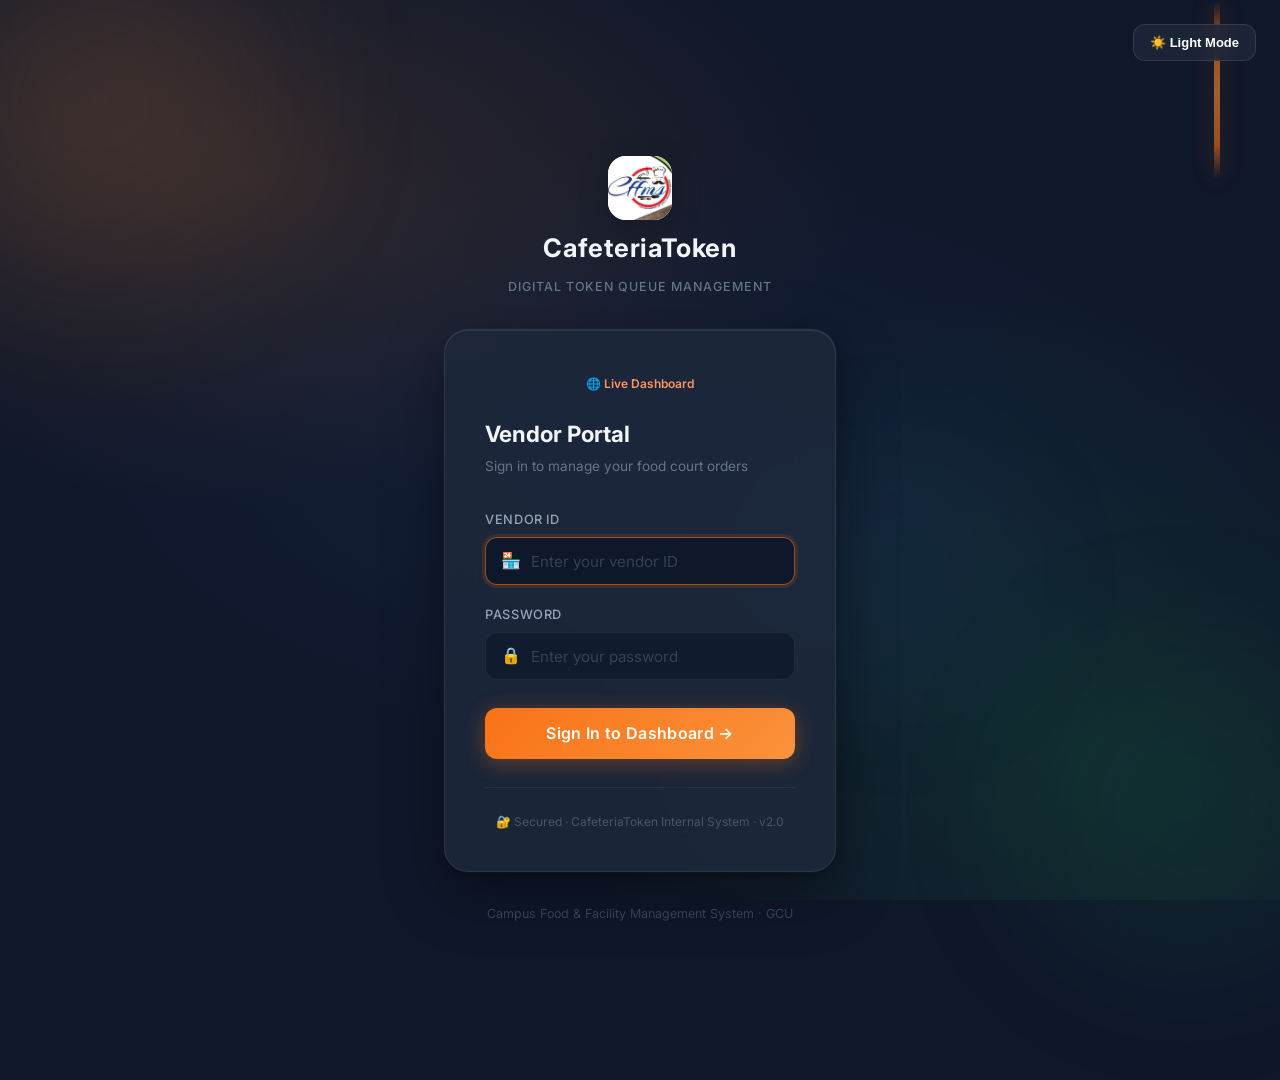
<file: vendor-frontend/vendor-login.html>
<!doctype html>
<html lang="en">
  <head>
    <meta charset="UTF-8" />
    <meta name="viewport" content="width=device-width, initial-scale=1.0" />
    <title>CafeteriaToken — Vendor Login</title>
    <link rel="preconnect" href="https://fonts.googleapis.com" />
    <link
      href="https://fonts.googleapis.com/css2?family=Inter:wght@300;400;500;600;700;800&display=swap"
      rel="stylesheet"
    />
    <link rel="icon" type="image/jpeg" href="../logo.jpeg" />
    <link rel="stylesheet" href="vendor.css" />
    <style>
      /* Light mode overrides */
      :root.light-mode {
        --bg: #f8fafc;
        --white: rgba(255, 255, 255, 0.9);
        --surface: rgba(241, 245, 249, 0.8);
        --text: #0f172a;
        --muted: #475569;
        --muted2: #64748b;
      }

      .light-mode .login-bg {
        background:
          radial-gradient(
            ellipse 80% 60% at 20% 20%,
            rgba(251, 146, 60, 0.08) 0%,
            transparent 60%
          ),
          radial-gradient(
            ellipse 60% 80% at 80% 80%,
            rgba(34, 197, 94, 0.05) 0%,
            transparent 60%
          ),
          #f8fafc;
      }

      .light-mode .orb {
        opacity: 0.2;
      }

      .light-mode .login-card {
        background: rgba(255, 255, 255, 0.9);
        border: 1px solid rgba(0, 0, 0, 0.08);
        box-shadow:
          0 4px 6px rgba(0, 0, 0, 0.05),
          0 20px 60px rgba(0, 0, 0, 0.1);
      }

      .light-mode .login-heading,
      .light-mode .brand-name {
        color: #0f172a;
      }

      .light-mode .form-input {
        background: rgba(255, 255, 255, 0.8);
        border-color: rgba(0, 0, 0, 0.1);
        color: #0f172a;
      }

      .light-mode .form-input::placeholder {
        color: #94a3b8;
      }

      /* Theme Toggle Button */
      .theme-toggle-fixed {
        position: fixed;
        top: 24px;
        right: 24px;
        z-index: 100;
      }

      .btn-theme {
        display: flex;
        align-items: center;
        gap: 8px;
        padding: 10px 16px;
        background: rgba(30, 41, 59, 0.8);
        backdrop-filter: blur(8px);
        border: 1px solid rgba(255, 255, 255, 0.1);
        border-radius: 12px;
        color: white;
        font-size: 13px;
        font-weight: 600;
        cursor: pointer;
        transition: all 0.2s;
      }

      .btn-theme:hover {
        background: rgba(30, 41, 59, 1);
        transform: translateY(-2px);
      }

      .light-mode .btn-theme {
        background: rgba(255, 255, 255, 0.8);
        border-color: rgba(0, 0, 0, 0.1);
        color: #0f172a;
      }

      /* Login-specific overrides */
      body.login-body {
        display: flex;
        align-items: center;
        justify-content: center;
        min-height: 120vh;
        overflow-y: auto;
        overflow-x: hidden;
        background: #0f172a;
      }

      .login-bg {
        position: fixed;
        inset: 0;
        z-index: 0;
        background:
          radial-gradient(
            ellipse 80% 60% at 20% 20%,
            rgba(251, 146, 60, 0.13) 0%,
            transparent 60%
          ),
          radial-gradient(
            ellipse 60% 80% at 80% 80%,
            rgba(34, 197, 94, 0.1) 0%,
            transparent 60%
          ),
          radial-gradient(
            ellipse 70% 50% at 50% 50%,
            rgba(59, 130, 246, 0.07) 0%,
            transparent 70%
          ),
          #0f172a;
      }

      /* Animated orbs */
      .orb {
        position: fixed;
        border-radius: 50%;
        filter: blur(80px);
        opacity: 0.5;
        animation: orbFloat 8s ease-in-out infinite alternate;
        z-index: 0;
      }

      .orb-1 {
        width: 400px;
        height: 400px;
        background: radial-gradient(
          circle,
          rgba(251, 146, 60, 0.35),
          transparent
        );
        top: -100px;
        left: -100px;
        animation-delay: 0s;
      }

      .orb-2 {
        width: 350px;
        height: 350px;
        background: radial-gradient(
          circle,
          rgba(34, 197, 94, 0.25),
          transparent
        );
        bottom: -80px;
        right: -80px;
        animation-delay: -3s;
      }

      .orb-3 {
        width: 250px;
        height: 250px;
        background: radial-gradient(
          circle,
          rgba(59, 130, 246, 0.2),
          transparent
        );
        top: 50%;
        left: 60%;
        animation-delay: -5s;
      }

      @keyframes orbFloat {
        0% {
          transform: translate(0, 0) scale(1);
        }

        100% {
          transform: translate(30px, 20px) scale(1.08);
        }
      }

      .login-wrapper {
        position: relative;
        z-index: 10;
        display: flex;
        flex-direction: column;
        align-items: center;
        gap: 2rem;
        width: 100%;
        max-width: 440px;
        padding: 1.5rem;
      }

      /* Brand badge */
      .brand-badge {
        display: flex;
        flex-direction: column;
        align-items: center;
        gap: 0.5rem;
        animation: fadeSlideDown 0.6s ease both;
      }

      .brand-icon {
        width: 64px;
        height: 64px;
        border-radius: 18px;
        background: white;
        display: flex;
        align-items: center;
        justify-content: center;
        overflow: hidden;
        box-shadow: 0 8px 32px rgba(0, 0, 0, 0.2);
      }

      .brand-icon img {
        width: 100%;
        height: 100%;
        object-fit: cover;
      }

      .brand-name {
        font-family: "Inter", sans-serif;
        font-size: 1.6rem;
        font-weight: 700;
        color: #f1f5f9;
        letter-spacing: 0.03em;
      }

      .brand-sub {
        font-size: 0.78rem;
        color: #64748b;
        letter-spacing: 0.08em;
        text-transform: uppercase;
        font-weight: 500;
      }

      /* Login card */
      .login-card {
        width: 100%;
        background: rgba(30, 41, 59, 0.85);
        backdrop-filter: blur(24px);
        -webkit-backdrop-filter: blur(24px);
        border: 1px solid rgba(255, 255, 255, 0.07);
        border-radius: 24px;
        padding: 2.5rem;
        box-shadow:
          0 4px 6px rgba(0, 0, 0, 0.2),
          0 20px 60px rgba(0, 0, 0, 0.4),
          0 0 0 1px rgba(255, 255, 255, 0.03),
          inset 0 1px 0 rgba(255, 255, 255, 0.08);
        animation: fadeSlideUp 0.7s ease 0.1s both;
      }

      .login-heading {
        font-family: "Inter", sans-serif;
        font-size: 1.4rem;
        font-weight: 700;
        color: #f1f5f9;
        margin-bottom: 0.3rem;
      }

      .login-subheading {
        font-size: 0.85rem;
        color: #64748b;
        margin-bottom: 2rem;
      }

      /* Form */
      .form-group {
        margin-bottom: 1.25rem;
      }

      .form-label {
        display: block;
        font-size: 0.78rem;
        font-weight: 600;
        color: #94a3b8;
        margin-bottom: 0.5rem;
        letter-spacing: 0.05em;
        text-transform: uppercase;
      }

      .input-wrapper {
        position: relative;
      }

      .input-icon {
        position: absolute;
        left: 1rem;
        top: 50%;
        transform: translateY(-50%);
        font-size: 1rem;
        color: #475569;
        pointer-events: none;
        transition: color 0.3s;
      }

      .form-input {
        width: 100%;
        background: rgba(15, 23, 42, 0.7);
        border: 1.5px solid rgba(255, 255, 255, 0.07);
        border-radius: 12px;
        color: #f1f5f9;
        font-family: "Inter", sans-serif;
        font-size: 0.95rem;
        padding: 0.85rem 1rem 0.85rem 2.8rem;
        outline: none;
        transition:
          border-color 0.3s,
          box-shadow 0.3s,
          background 0.3s;
        box-sizing: border-box;
      }

      .form-input::placeholder {
        color: #334155;
      }

      .form-input:focus {
        border-color: rgba(249, 115, 22, 0.6);
        background: rgba(15, 23, 42, 0.9);
        box-shadow: 0 0 0 3px rgba(249, 115, 22, 0.12);
      }

      .form-input:focus + .input-icon,
      .input-wrapper:focus-within .input-icon {
        color: #f97316;
      }

      /* Error message */
      .error-msg {
        display: none;
        align-items: center;
        gap: 0.4rem;
        background: rgba(239, 68, 68, 0.12);
        border: 1px solid rgba(239, 68, 68, 0.25);
        border-radius: 10px;
        padding: 0.65rem 1rem;
        color: #f87171;
        font-size: 0.83rem;
        margin-bottom: 1.25rem;
        animation: shake 0.4s ease;
      }

      .error-msg.show {
        display: flex;
      }

      @keyframes shake {
        0%,
        100% {
          transform: translateX(0);
        }

        20% {
          transform: translateX(-6px);
        }

        40% {
          transform: translateX(6px);
        }

        60% {
          transform: translateX(-4px);
        }

        80% {
          transform: translateX(4px);
        }
      }

      /* Login button */
      .btn-login {
        width: 100%;
        padding: 0.95rem;
        border: none;
        border-radius: 12px;
        background: linear-gradient(135deg, #f97316, #fb923c);
        color: white;
        font-family: "Inter", sans-serif;
        font-size: 1rem;
        font-weight: 600;
        letter-spacing: 0.02em;
        cursor: pointer;
        position: relative;
        overflow: hidden;
        transition:
          transform 0.2s,
          box-shadow 0.2s;
        box-shadow: 0 4px 20px rgba(249, 115, 22, 0.35);
        margin-top: 0.5rem;
      }

      .btn-login::before {
        content: "";
        position: absolute;
        inset: 0;
        background: linear-gradient(
          135deg,
          rgba(255, 255, 255, 0.15),
          transparent
        );
        opacity: 0;
        transition: opacity 0.3s;
      }

      .btn-login:hover {
        transform: translateY(-2px);
        box-shadow: 0 8px 28px rgba(249, 115, 22, 0.5);
      }

      .btn-login:hover::before {
        opacity: 1;
      }

      .btn-login:active {
        transform: translateY(0);
      }

      .btn-login.loading {
        pointer-events: none;
        opacity: 0.8;
      }

      .btn-login .btn-text {
        transition: opacity 0.3s;
      }

      .btn-login .btn-spinner {
        display: none;
        width: 20px;
        height: 20px;
        border: 2px solid rgba(255, 255, 255, 0.3);
        border-top-color: white;
        border-radius: 50%;
        animation: spin 0.7s linear infinite;
        margin: 0 auto;
      }

      .btn-login.loading .btn-text {
        display: none;
      }

      .btn-login.loading .btn-spinner {
        display: block;
      }

      .login-footer {
        margin-top: 1.75rem;
        padding-top: 1.5rem;
        border-top: 1px solid rgba(255, 255, 255, 0.05);
        display: flex;
        align-items: center;
        justify-content: center;
        gap: 0.6rem;
      }

      .security-badge {
        display: flex;
        align-items: center;
        gap: 0.4rem;
        color: #475569;
        font-size: 0.75rem;
      }

      .login-hint {
        text-align: center;
        font-size: 0.78rem;
        color: #334155;
        animation: fadeIn 0.6s ease 0.6s both;
      }

      @keyframes fadeSlideDown {
        from {
          opacity: 0;
          transform: translateY(-20px);
        }

        to {
          opacity: 1;
          transform: translateY(0);
        }
      }

      @keyframes fadeSlideUp {
        from {
          opacity: 0;
          transform: translateY(20px);
        }

        to {
          opacity: 1;
          transform: translateY(0);
        }
      }

      @keyframes fadeIn {
        from {
          opacity: 0;
        }

        to {
          opacity: 1;
        }
      }

      @keyframes spin {
        to {
          transform: rotate(360deg);
        }
      }

      /* Moving Bar */
      .moving-bar {
        position: fixed;
        right: 60px;
        top: 10vh;
        width: 6px;
        height: 180px;
        background: linear-gradient(
          to bottom,
          transparent,
          #f97316 20%,
          #fb923c 50%,
          #f97316 80%,
          transparent
        );
        border-radius: 10px;
        z-index: 10;
        opacity: 0.6;
        box-shadow: 0 0 25px rgba(249, 115, 22, 0.4);
        cursor: ns-resize;
        transition:
          opacity 0.2s,
          width 0.2s;
        user-select: none;
        touch-action: none;
      }

      .moving-bar:hover {
        opacity: 1;
        width: 8px;
      }

      .moving-bar:active {
        cursor: grabbing;
      }

      .light-mode .moving-bar {
        opacity: 0.25;
        box-shadow: 0 0 15px rgba(249, 115, 22, 0.2);
      }

      @keyframes barFloating {
        0%,
        100% {
          transform: translateY(10vh);
        }

        50% {
          transform: translateY(70vh);
        }
      }
    </style>
    <link rel="icon" type="image/jpeg" href="../logo.jpeg" />
  </head>

  <body class="login-body">
    <div class="login-bg"></div>
    <div class="orb orb-1"></div>
    <div class="orb orb-2"></div>
    <div class="orb orb-3"></div>
    <div class="moving-bar"></div>

    <div class="theme-toggle-fixed">
      <button class="btn-theme" id="theme-toggle-btn" onclick="toggleTheme()">
        ☀️ Light Mode
      </button>
    </div>

    <div class="login-wrapper">
      <!-- Brand -->
      <div class="brand-badge">
        <div class="brand-icon">
          <img src="../logo.jpeg" alt="Logo" />
        </div>
        <div class="brand-name">CafeteriaToken</div>
        <div class="brand-sub">Digital Token Queue Management</div>
      </div>

      <!-- Card -->
      <div class="login-card">
        <div style="text-align: center; margin-bottom: 20px">
          <a
            href="https://neerajcoder1.github.io/Food-Court-Application/vendor-frontend/vendor-dashboard.html"
            style="
              font-size: 12px;
              color: #fb9460;
              text-decoration: none;
              font-weight: 600;
            "
          >
            🌐 Live Dashboard
          </a>
        </div>
        <div class="login-heading">Vendor Portal</div>
        <div class="login-subheading">
          Sign in to manage your food court orders
        </div>

        <div class="error-msg" id="errorMsg">
          <span>⚠️</span>
          <span id="errorText">Invalid Vendor ID or Password.</span>
        </div>

        <form id="loginForm" onsubmit="return false;">
          <div class="form-group">
            <label class="form-label" for="vendorId">Vendor ID</label>
            <div class="input-wrapper">
              <input
                class="form-input"
                type="text"
                id="vendorId"
                placeholder="Enter your vendor ID"
                autocomplete="username"
                autofocus
              />
              <span class="input-icon">🏪</span>
            </div>
          </div>

          <div class="form-group">
            <label class="form-label" for="password">Password</label>
            <div class="input-wrapper">
              <input
                class="form-input"
                type="password"
                id="password"
                placeholder="Enter your password"
                autocomplete="current-password"
              />
              <span class="input-icon">🔒</span>
            </div>
          </div>

          <button class="btn-login" type="submit" id="loginBtn">
            <span class="btn-text">Sign In to Dashboard →</span>
            <div class="btn-spinner"></div>
          </button>
        </form>

        <div class="login-footer">
          <div class="security-badge">
            🔐 Secured · CafeteriaToken Internal System · v2.0
          </div>
        </div>
      </div>

      <div class="login-hint">
        Campus Food & Facility Management System · GCU
      </div>
    </div>

    <script src="login.js"></script>
    <script>
      // ── THEME ──
      function initTheme() {
        const savedTheme = localStorage.getItem("cffms_theme") || "dark";
        applyTheme(savedTheme);
      }

      function toggleTheme() {
        const isDark =
          !document.documentElement.classList.contains("light-mode");
        const newTheme = isDark ? "light" : "dark";
        applyTheme(newTheme);
        localStorage.setItem("theme", newTheme);
      }

      function applyTheme(theme) {
        if (theme === "light") {
          document.documentElement.classList.add("light-mode");
          const btn = document.getElementById("theme-toggle-btn");
          if (btn) btn.innerHTML = "🌙 Dark Mode";
        } else {
          document.documentElement.classList.remove("light-mode");
          const btn = document.getElementById("theme-toggle-btn");
          if (btn) btn.innerHTML = "☀️ Light Mode";
        }
      }
      initTheme();

      // Draggable Bar Logic
      const bar = document.querySelector(".moving-bar");
      let isDragging = false;
      let startY, startTop;

      if (bar) {
        // Update scroll on drag
        function updateScrollFromBar() {
          const maxBarTop = window.innerHeight - bar.offsetHeight;
          const scrollPct = bar.offsetTop / maxBarTop;
          const maxScroll =
            document.documentElement.scrollHeight - window.innerHeight;
          window.scrollTo(0, scrollPct * maxScroll);
        }

        // Update bar from scroll
        function updateBarFromScroll() {
          if (isDragging) return;
          const maxScroll =
            document.documentElement.scrollHeight - window.innerHeight;
          if (maxScroll <= 0) return;
          const scrollPct = window.scrollY / maxScroll;
          const maxBarTop = window.innerHeight - bar.offsetHeight;
          bar.style.top = scrollPct * maxBarTop + "px";
        }

        bar.addEventListener("pointerdown", (e) => {
          isDragging = true;
          startY = e.clientY;
          startTop = bar.offsetTop;
          bar.setPointerCapture(e.pointerId);
        });

        window.addEventListener("pointermove", (e) => {
          if (!isDragging) return;
          const deltaY = e.clientY - startY;
          let newTop = startTop + deltaY;

          const maxTop = window.innerHeight - bar.offsetHeight;
          if (newTop < 0) newTop = 0;
          if (newTop > maxTop) newTop = maxTop;

          bar.style.top = newTop + "px";
          updateScrollFromBar();
        });

        window.addEventListener("pointerup", () => {
          isDragging = false;
        });

        window.addEventListener("scroll", updateBarFromScroll);
        window.addEventListener("resize", updateBarFromScroll);

        // Initial position
        updateBarFromScroll();
      }
    </script>
  </body>
</html>
</file>
<file: vendor-frontend/vendor.css>
/* ============================================
   CFFMS GCU — Vendor Dashboard Shared Styles
   ============================================ */

/* --- Google Fonts --- */
@import url("https://fonts.googleapis.com/css2?family=Inter:wght@300;400;500;600;700;800&family=Space+Grotesk:wght@500;600;700&family=JetBrains+Mono:wght@400;600;700&display=swap");

/* --- CSS Reset & Base --- */
*,
*::before,
*::after {
  box-sizing: border-box;
  margin: 0;
  padding: 0;
}

:root {
  /* Core palette */
  --bg-base: #0f172a;
  --bg-surface: #1e293b;
  --bg-surface-2: #263044;
  --bg-elevated: #2d3f55;

  /* Borders */
  --border: rgba(255, 255, 255, 0.07);
  --border-light: rgba(255, 255, 255, 0.04);

  /* Text */
  --text-primary: #f1f5f9;
  --text-secondary: #94a3b8;
  --text-muted: #64748b;
  --text-dim: #475569;

  /* Brand accents */
  --orange: #f97316;
  --orange-light: #fb923c;
  --orange-dim: rgba(249, 115, 22, 0.15);
  --green: #22c55e;
  --green-light: #4ade80;
  --green-dim: rgba(34, 197, 94, 0.15);
  --blue: #3b82f6;
  --blue-light: #60a5fa;
  --blue-dim: rgba(59, 130, 246, 0.15);
  --purple: #a855f7;
  --purple-light: #c084fc;
  --purple-dim: rgba(168, 85, 247, 0.15);
  --red: #ef4444;
  --red-dim: rgba(239, 68, 68, 0.15);
  --yellow: #eab308;
  --yellow-dim: rgba(234, 179, 8, 0.15);

  /* Shadows */
  --shadow-sm: 0 1px 3px rgba(0, 0, 0, 0.3), 0 1px 2px rgba(0, 0, 0, 0.2);
  --shadow-md: 0 4px 16px rgba(0, 0, 0, 0.35), 0 2px 6px rgba(0, 0, 0, 0.25);
  --shadow-lg: 0 10px 40px rgba(0, 0, 0, 0.45), 0 4px 12px rgba(0, 0, 0, 0.3);
  --shadow-xl: 0 20px 60px rgba(0, 0, 0, 0.55);

  /* Radius */
  --radius-sm: 8px;
  --radius-md: 12px;
  --radius-lg: 18px;
  --radius-xl: 24px;

  /* Spacing */
  --gap: 1.5rem;

  /* Transitions */
  --ease: cubic-bezier(0.25, 0.46, 0.45, 0.94);
  --ease-bounce: cubic-bezier(0.34, 1.56, 0.64, 1);
}

html {
  font-size: 16px;
  scroll-behavior: smooth;
}

body {
  font-family:
    "Inter",
    -apple-system,
    BlinkMacSystemFont,
    sans-serif;
  background: var(--bg-base);
  color: var(--text-primary);
  line-height: 1.6;
  -webkit-font-smoothing: antialiased;
  -moz-osx-font-smoothing: grayscale;
}

/* --- Scrollbar --- */
::-webkit-scrollbar {
  width: 6px;
  height: 6px;
}

::-webkit-scrollbar-track {
  background: var(--bg-base);
}

::-webkit-scrollbar-thumb {
  background: var(--bg-elevated);
  border-radius: 3px;
}

::-webkit-scrollbar-thumb:hover {
  background: var(--text-dim);
}

/* --- Selection --- */
::selection {
  background: rgba(249, 115, 22, 0.3);
  color: var(--text-primary);
}

/* --- Utility --- */
.sr-only {
  position: absolute;
  width: 1px;
  height: 1px;
  clip: rect(0, 0, 0, 0);
  overflow: hidden;
}

/* --- Animations --- */
@keyframes fadeIn {
  from {
    opacity: 0;
  }

  to {
    opacity: 1;
  }
}

@keyframes fadeSlideUp {
  from {
    opacity: 0;
    transform: translateY(16px);
  }

  to {
    opacity: 1;
    transform: translateY(0);
  }
}

@keyframes fadeSlideDown {
  from {
    opacity: 0;
    transform: translateY(-16px);
  }

  to {
    opacity: 1;
    transform: translateY(0);
  }
}

@keyframes scaleIn {
  from {
    opacity: 0;
    transform: scale(0.92);
  }

  to {
    opacity: 1;
    transform: scale(1);
  }
}

@keyframes pulse {

  0%,
  100% {
    opacity: 1;
  }

  50% {
    opacity: 0.5;
  }
}

@keyframes spin {
  to {
    transform: rotate(360deg);
  }
}

@keyframes slideInRight {
  from {
    opacity: 0;
    transform: translateX(40px);
  }

  to {
    opacity: 1;
    transform: translateX(0);
  }
}

@keyframes glow {

  0%,
  100% {
    box-shadow: 0 0 20px rgba(249, 115, 22, 0.3);
  }

  50% {
    box-shadow: 0 0 40px rgba(249, 115, 22, 0.6);
  }
}

@keyframes countUp {
  from {
    transform: translateY(6px);
    opacity: 0;
  }

  to {
    transform: translateY(0);
    opacity: 1;
  }
}

@keyframes borderFlow {
  0% {
    border-color: rgba(249, 115, 22, 0.6);
    box-shadow: 0 0 12px rgba(249, 115, 22, 0.3);
  }

  33% {
    border-color: rgba(34, 197, 94, 0.6);
    box-shadow: 0 0 12px rgba(34, 197, 94, 0.3);
  }

  66% {
    border-color: rgba(59, 130, 246, 0.6);
    box-shadow: 0 0 12px rgba(59, 130, 246, 0.3);
  }

  100% {
    border-color: rgba(249, 115, 22, 0.6);
    box-shadow: 0 0 12px rgba(249, 115, 22, 0.3);
  }
}

/* ============================================
   DASHBOARD LAYOUT
   ============================================ */

.dashboard-layout {
  display: flex;
  flex-direction: column;
  min-height: 100vh;
  background: var(--bg-base);
}

/* --- Top Navbar --- */
.navbar {
  position: sticky;
  top: 0;
  z-index: 100;
  height: 64px;
  display: flex;
  align-items: center;
  justify-content: space-between;
  padding: 0 1.75rem;
  background: rgba(15, 23, 42, 0.92);
  backdrop-filter: blur(20px);
  -webkit-backdrop-filter: blur(20px);
  border-bottom: 1px solid var(--border);
  box-shadow:
    0 1px 0 var(--border-light),
    var(--shadow-sm);
}

.navbar-brand {
  display: flex;
  align-items: center;
  gap: 0.75rem;
}

.navbar-logo {
  width: 36px;
  height: 36px;
  background: linear-gradient(135deg, var(--orange), var(--orange-light));
  border-radius: 10px;
  display: flex;
  align-items: center;
  justify-content: center;
  font-size: 1.1rem;
  box-shadow: 0 4px 12px rgba(249, 115, 22, 0.4);
  flex-shrink: 0;
}

.navbar-title {
  font-family: "Space Grotesk", sans-serif;
  font-size: 1.1rem;
  font-weight: 700;
  color: var(--text-primary);
  letter-spacing: 0.02em;
}

.navbar-subtitle {
  font-size: 0.7rem;
  color: var(--text-muted);
  font-weight: 500;
  letter-spacing: 0.04em;
}

.navbar-right {
  display: flex;
  align-items: center;
  gap: 0.75rem;
}

.nav-time {
  font-family: "JetBrains Mono", monospace;
  font-size: 0.85rem;
  font-weight: 600;
  color: var(--text-secondary);
  background: var(--bg-surface);
  padding: 0.4rem 0.85rem;
  border-radius: var(--radius-sm);
  border: 1px solid var(--border);
  letter-spacing: 0.05em;
  display: flex;
  align-items: center;
  gap: 0.4rem;
}

.nav-time-dot {
  width: 6px;
  height: 6px;
  border-radius: 50%;
  background: var(--green);
  animation: pulse 2s ease-in-out infinite;
  box-shadow: 0 0 6px var(--green);
}

.nav-icon-btn {
  position: relative;
  width: 38px;
  height: 38px;
  background: var(--bg-surface);
  border: 1px solid var(--border);
  border-radius: 10px;
  display: flex;
  align-items: center;
  justify-content: center;
  cursor: pointer;
  font-size: 1rem;
  color: var(--text-secondary);
  transition:
    background 0.2s,
    border-color 0.2s,
    transform 0.2s;
}

.nav-icon-btn:hover {
  background: var(--bg-surface-2);
  border-color: rgba(255, 255, 255, 0.12);
  transform: translateY(-1px);
}

.notif-badge {
  position: absolute;
  top: -4px;
  right: -4px;
  width: 16px;
  height: 16px;
  background: var(--orange);
  border-radius: 50%;
  border: 2px solid var(--bg-base);
  font-size: 0.6rem;
  font-weight: 700;
  color: white;
  display: flex;
  align-items: center;
  justify-content: center;
  animation: pulse 2s ease-in-out infinite;
}

.vendor-chip {
  display: flex;
  align-items: center;
  gap: 0.6rem;
  background: var(--bg-surface);
  border: 1px solid var(--border);
  border-radius: 10px;
  padding: 0.35rem 0.75rem;
}

.vendor-avatar {
  width: 26px;
  height: 26px;
  background: linear-gradient(135deg, var(--orange), #ff6b2b);
  border-radius: 7px;
  display: flex;
  align-items: center;
  justify-content: center;
  font-size: 0.75rem;
  font-weight: 700;
  color: white;
}

.vendor-name-nav {
  font-size: 0.8rem;
  font-weight: 600;
  color: var(--text-secondary);
}

.btn-logout {
  display: flex;
  align-items: center;
  gap: 0.4rem;
  padding: 0.4rem 0.9rem;
  background: var(--red-dim);
  border: 1px solid rgba(239, 68, 68, 0.25);
  border-radius: 9px;
  color: #f87171;
  font-size: 0.78rem;
  font-weight: 600;
  cursor: pointer;
  transition:
    background 0.2s,
    border-color 0.2s,
    transform 0.2s;
  white-space: nowrap;
}

.btn-logout:hover {
  background: rgba(239, 68, 68, 0.2);
  border-color: rgba(239, 68, 68, 0.4);
  transform: translateY(-1px);
}

/* --- Main content area --- */
.dashboard-main {
  flex: 1;
  padding: 1.75rem;
  max-width: 1600px;
  margin: 0 auto;
  width: 100%;
  display: flex;
  flex-direction: column;
  gap: 1.75rem;
}

/* --- Section header --- */
.section-header {
  display: flex;
  align-items: center;
  justify-content: space-between;
  margin-bottom: 1rem;
}

.section-title {
  font-family: "Space Grotesk", sans-serif;
  font-size: 1rem;
  font-weight: 700;
  color: var(--text-primary);
  display: flex;
  align-items: center;
  gap: 0.5rem;
}

.section-title .dot {
  width: 8px;
  height: 8px;
  border-radius: 50%;
  background: var(--orange);
  display: inline-block;
}

/* --- Stats Row --- */
.stats-row {
  display: grid;
  grid-template-columns: repeat(4, 1fr);
  gap: var(--gap);
  animation: fadeSlideUp 0.5s var(--ease) both;
}

.stat-card {
  background: var(--bg-surface);
  border: 1px solid var(--border);
  border-radius: var(--radius-lg);
  padding: 1.25rem 1.5rem;
  display: flex;
  align-items: center;
  gap: 1rem;
  transition:
    transform 0.25s var(--ease),
    box-shadow 0.25s,
    border-color 0.25s;
  box-shadow: var(--shadow-sm);
  position: relative;
  overflow: hidden;
}

.stat-card::before {
  content: "";
  position: absolute;
  top: 0;
  left: 0;
  right: 0;
  height: 2px;
  border-radius: var(--radius-lg) var(--radius-lg) 0 0;
  transition: opacity 0.3s;
  opacity: 0.8;
}

.stat-card.orange::before {
  background: linear-gradient(90deg, var(--orange), var(--orange-light));
}

.stat-card.green::before {
  background: linear-gradient(90deg, var(--green), var(--green-light));
}

.stat-card.blue::before {
  background: linear-gradient(90deg, var(--blue), var(--blue-light));
}

.stat-card.purple::before {
  background: linear-gradient(90deg, var(--purple), var(--purple-light));
}

.stat-card:hover {
  transform: translateY(-3px);
  box-shadow: var(--shadow-lg);
  border-color: rgba(255, 255, 255, 0.12);
}

.stat-icon {
  width: 48px;
  height: 48px;
  border-radius: var(--radius-md);
  display: flex;
  align-items: center;
  justify-content: center;
  font-size: 1.3rem;
  flex-shrink: 0;
}

.stat-card.orange .stat-icon {
  background: var(--orange-dim);
}

.stat-card.green .stat-icon {
  background: var(--green-dim);
}

.stat-card.blue .stat-icon {
  background: var(--blue-dim);
}

.stat-card.purple .stat-icon {
  background: var(--purple-dim);
}

.stat-info {
  min-width: 0;
}

.stat-value {
  font-family: "Space Grotesk", sans-serif;
  font-size: 1.75rem;
  font-weight: 700;
  color: var(--text-primary);
  line-height: 1.1;
  animation: countUp 0.4s var(--ease-bounce);
}

.stat-label {
  font-size: 0.75rem;
  color: var(--text-muted);
  font-weight: 500;
  margin-top: 0.15rem;
  text-transform: uppercase;
  letter-spacing: 0.04em;
}

/* --- Token Display --- */
.token-display-grid {
  display: grid;
  grid-template-columns: repeat(2, 1fr);
  gap: var(--gap);
  animation: fadeSlideUp 0.55s var(--ease) 0.05s both;
}

.token-board {
  background: var(--bg-surface);
  border: 1px solid var(--border);
  border-radius: var(--radius-xl);
  padding: 1.75rem 2rem;
  display: flex;
  flex-direction: column;
  align-items: center;
  gap: 0.5rem;
  box-shadow: var(--shadow-md);
  position: relative;
  overflow: hidden;
  transition:
    transform 0.25s var(--ease),
    box-shadow 0.25s;
}

.token-board:hover {
  transform: translateY(-3px);
  box-shadow: var(--shadow-lg);
}

.token-board-bg {
  position: absolute;
  inset: 0;
  opacity: 0.04;
  background-image: repeating-linear-gradient(0deg,
      transparent,
      transparent 20px,
      rgba(255, 255, 255, 0.5) 20px,
      rgba(255, 255, 255, 0.5) 21px);
  pointer-events: none;
}

.token-board-label {
  font-size: 0.7rem;
  font-weight: 700;
  letter-spacing: 0.14em;
  text-transform: uppercase;
  color: var(--text-muted);
  background: var(--bg-elevated);
  padding: 0.3rem 0.8rem;
  border-radius: 20px;
  border: 1px solid var(--border);
}

.token-number {
  font-family: "JetBrains Mono", monospace;
  font-weight: 700;
  letter-spacing: -0.02em;
  transition: all 0.4s var(--ease-bounce);
  animation: countUp 0.5s var(--ease-bounce);
}

.token-board.preparing .token-number {
  font-size: 5rem;
  color: var(--orange);
  text-shadow: 0 0 40px rgba(249, 115, 22, 0.5);
}

.token-board.ready .token-number {
  font-size: 5rem;
  color: var(--green);
  text-shadow: 0 0 40px rgba(34, 197, 94, 0.5);
}

.token-board-footer {
  font-size: 0.78rem;
  color: var(--text-muted);
  display: flex;
  align-items: center;
  gap: 0.4rem;
}

.token-board.preparing .token-status-dot {
  width: 8px;
  height: 8px;
  border-radius: 50%;
  background: var(--orange);
  animation: pulse 1.5s ease-in-out infinite;
}

.token-board.ready .token-status-dot {
  width: 8px;
  height: 8px;
  border-radius: 50%;
  background: var(--green);
  animation: pulse 1.5s ease-in-out infinite;
}

.token-board.preparing {
  border-color: rgba(249, 115, 22, 0.2);
  box-shadow:
    var(--shadow-md),
    0 0 0 1px rgba(249, 115, 22, 0.08);
}

.token-board.ready {
  border-color: rgba(34, 197, 94, 0.2);
  box-shadow:
    var(--shadow-md),
    0 0 0 1px rgba(34, 197, 94, 0.08);
}

/* --- Order Cards Grid --- */
.orders-section {
  animation: fadeSlideUp 0.6s var(--ease) 0.1s both;
}

.orders-grid {
  display: grid;
  grid-template-columns: repeat(auto-fill, minmax(320px, 1fr));
  gap: var(--gap);
}

.order-card {
  background: var(--bg-surface);
  border: 1px solid var(--border);
  border-radius: var(--radius-xl);
  overflow: hidden;
  box-shadow: var(--shadow-md);
  transition:
    transform 0.25s var(--ease),
    box-shadow 0.25s,
    border-color 0.25s;
  animation: scaleIn 0.4s var(--ease-bounce) both;
  position: relative;
}

.order-card:hover {
  transform: translateY(-4px) scale(1.005);
  box-shadow: var(--shadow-lg);
  border-color: rgba(255, 255, 255, 0.12);
}

/* Status color bar */
.order-card::before {
  content: "";
  position: absolute;
  top: 0;
  left: 0;
  right: 0;
  height: 3px;
}

.order-card.status-pending ::before,
.order-card.status-pending::before {
  background: linear-gradient(90deg, var(--blue), var(--blue-light));
}

.order-card.status-preparing::before {
  background: linear-gradient(90deg, var(--orange), var(--orange-light));
}

.order-card.status-ready::before {
  background: linear-gradient(90deg, var(--green), var(--green-light));
}

.order-card-header {
  display: flex;
  align-items: flex-start;
  justify-content: space-between;
  padding: 1.1rem 1.25rem 0.75rem;
  border-bottom: 1px solid var(--border-light);
}

.order-token-wrap {
  display: flex;
  align-items: center;
  gap: 0.75rem;
}

.order-token-badge {
  width: 56px;
  height: 56px;
  border-radius: 14px;
  background: linear-gradient(135deg, var(--bg-elevated), var(--bg-surface-2));
  border: 2px solid rgba(255, 255, 255, 0.08);
  display: flex;
  flex-direction: column;
  align-items: center;
  justify-content: center;
  gap: 0;
  box-shadow: var(--shadow-sm);
}

.order-token-badge .token-label {
  font-size: 0.55rem;
  font-weight: 700;
  text-transform: uppercase;
  letter-spacing: 0.08em;
  color: var(--text-muted);
}

.order-token-badge .token-num {
  font-family: "JetBrains Mono", monospace;
  font-size: 1.4rem;
  font-weight: 700;
  color: var(--text-primary);
  line-height: 1;
}

.order-meta {
  display: flex;
  flex-direction: column;
  gap: 0.15rem;
}

.order-time {
  font-size: 0.72rem;
  color: var(--text-muted);
  font-weight: 500;
}

.order-id {
  font-size: 0.7rem;
  color: var(--text-dim);
  font-family: "JetBrains Mono", monospace;
}

.order-status-pill {
  padding: 0.25rem 0.7rem;
  border-radius: 20px;
  font-size: 0.68rem;
  font-weight: 700;
  letter-spacing: 0.06em;
  text-transform: uppercase;
  white-space: nowrap;
}

/* --- View Toggles --- */
.view-toggles {
  display: flex;
  background: var(--bg-elevated);
  padding: 0.25rem;
  border-radius: var(--radius-md);
  border: 1px solid var(--border);
}

.view-btn {
  background: transparent;
  border: none;
  padding: 0.5rem 1rem;
  color: var(--text-muted);
  font-weight: 600;
  font-size: 0.85rem;
  border-radius: var(--radius-sm);
  cursor: pointer;
  transition: all 0.2s;
}

.view-btn:hover {
  color: var(--text-primary);
}

.view-btn.active {
  background: var(--bg-surface-2);
  color: var(--text-primary);
  box-shadow: var(--shadow-sm);
}

/* --- Common Utils --- */
.fade-in-section {
  animation: fadeIn 0.4s var(--ease) both;
}

.btn-primary {
  background: linear-gradient(135deg, var(--orange), var(--orange-light));
  color: white;
  border: none;
  padding: 0.6rem 1.2rem;
  border-radius: var(--radius-md);
  font-weight: 600;
  cursor: pointer;
  transition:
    transform 0.2s,
    box-shadow 0.2s;
}

.btn-primary:hover {
  transform: translateY(-2px);
  box-shadow: 0 4px 12px rgba(249, 115, 22, 0.3);
}

/* --- Menu Manager --- */
.menu-actions-row {
  display: flex;
  justify-content: space-between;
  align-items: center;
  margin-bottom: 1.5rem;
}

.search-bar {
  display: flex;
  align-items: center;
  background: var(--bg-surface);
  border: 1px solid var(--border);
  padding: 0.5rem 1rem;
  border-radius: var(--radius-md);
  width: 300px;
}

.search-bar input {
  background: transparent;
  border: none;
  color: var(--text-primary);
  margin-left: 0.5rem;
  width: 100%;
  outline: none;
}

.menu-table-container {
  background: var(--bg-surface);
  border: 1px solid var(--border);
  border-radius: var(--radius-xl);
  overflow: hidden;
  box-shadow: var(--shadow-sm);
}

.menu-table {
  width: 100%;
  border-collapse: collapse;
}

.menu-table th,
.menu-table td {
  padding: 1rem 1.5rem;
  text-align: left;
  border-bottom: 1px solid var(--border-light);
}

.menu-table th {
  background: var(--bg-elevated);
  color: var(--text-secondary);
  font-size: 0.8rem;
  text-transform: uppercase;
  letter-spacing: 0.05em;
  font-weight: 600;
}

.menu-table td {
  font-size: 0.95rem;
}

.menu-table tbody tr:hover {
  background: rgba(255, 255, 255, 0.015);
}

.actions-col {
  width: 150px;
  text-align: right;
}

.btn-icon {
  background: transparent;
  border: none;
  color: var(--text-muted);
  cursor: pointer;
  padding: 0.4rem;
  border-radius: 4px;
  transition:
    color 0.2s,
    background 0.2s;
}

.btn-icon:hover {
  color: var(--text-primary);
  background: var(--bg-elevated);
}

.btn-icon.delete:hover {
  color: #ef4444;
}

/* --- Menu Modal Forms --- */
.menu-modal {
  background: var(--bg-surface);
  width: 400px;
  border-radius: var(--radius-lg);
  border: 1px solid var(--border);
  box-shadow: var(--shadow-xl);
  display: flex;
  flex-direction: column;
}

.menu-modal-body {
  padding: 1.5rem;
}

.form-group {
  margin-bottom: 1rem;
}

.form-group label {
  display: block;
  font-size: 0.8rem;
  color: var(--text-secondary);
  margin-bottom: 0.4rem;
  font-weight: 500;
}

.menu-input {
  width: 100%;
  padding: 0.75rem 1rem;
  background: var(--bg-base);
  border: 1px solid var(--border);
  border-radius: var(--radius-md);
  color: var(--text-primary);
  outline: none;
  font-family: "Inter", sans-serif;
}

.menu-input:focus {
  border-color: var(--orange);
}

/* --- Reports View --- */
.reports-summary-cards {
  display: grid;
  grid-template-columns: repeat(3, 1fr);
  gap: var(--gap);
  margin-bottom: 2rem;
}

.report-card {
  background: var(--bg-surface);
  border: 1px solid var(--border);
  padding: 1.5rem;
  border-radius: var(--radius-lg);
  display: flex;
  align-items: center;
  gap: 1.25rem;
}

.report-icon {
  width: 54px;
  height: 54px;
  border-radius: var(--radius-md);
  display: flex;
  align-items: center;
  justify-content: center;
  font-size: 1.5rem;
}

.bg-blue {
  background: var(--blue-dim);
  color: var(--blue);
}

.bg-green {
  background: var(--green-dim);
  color: var(--green);
}

.bg-orange {
  background: var(--orange-dim);
  color: var(--orange);
}

.report-data {
  display: flex;
  flex-direction: column;
}

.r-label {
  font-size: 0.8rem;
  color: var(--text-muted);
  font-weight: 500;
  text-transform: uppercase;
}

.r-value {
  font-family: "Space Grotesk", sans-serif;
  font-size: 1.5rem;
  font-weight: 700;
  color: var(--text-primary);
}

.charts-grid {
  display: grid;
  grid-template-columns: repeat(2, 1fr);
  gap: var(--gap);
}

.chart-container {
  background: var(--bg-surface);
  border: 1px solid var(--border);
  border-radius: var(--radius-xl);
  padding: 1.5rem;
  height: 350px;
  display: flex;
  flex-direction: column;
}

.chart-title {
  font-family: "Space Grotesk", sans-serif;
  font-size: 1rem;
  color: var(--text-primary);
  margin-bottom: 1rem;
}

.chart-wrapper-pie {
  position: relative;
  height: 100%;
  width: 100%;
  display: flex;
  justify-content: center;
  align-items: center;
}

.pill-preparing {
  background: var(--orange-dim);
  color: var(--orange-light);
  border: 1px solid rgba(249, 115, 22, 0.3);
}

.pill-ready {
  background: var(--green-dim);
  color: var(--green-light);
  border: 1px solid rgba(34, 197, 94, 0.3);
}

/* Order items */
.order-items {
  padding: 0.75rem 1.25rem;
  display: flex;
  flex-direction: column;
  gap: 0.35rem;
  border-bottom: 1px solid var(--border-light);
  max-height: 160px;
  overflow-y: auto;
}

.order-item-row {
  display: flex;
  align-items: center;
  justify-content: space-between;
  gap: 0.5rem;
}

.order-item-name {
  font-size: 0.83rem;
  color: var(--text-secondary);
  flex: 1;
  min-width: 0;
}

.order-item-qty {
  font-size: 0.75rem;
  color: var(--text-muted);
  background: var(--bg-elevated);
  padding: 0.1rem 0.45rem;
  border-radius: 5px;
  font-weight: 600;
  flex-shrink: 0;
}

.order-item-price {
  font-size: 0.8rem;
  color: var(--text-primary);
  font-weight: 600;
  font-family: "JetBrains Mono", monospace;
  flex-shrink: 0;
}

/* Order footer */
.order-card-footer {
  padding: 0.75rem 1.25rem 0.6rem;
  display: flex;
  align-items: center;
  justify-content: space-between;
  border-bottom: 1px solid var(--border-light);
}

.order-total-wrap {
  display: flex;
  align-items: baseline;
  gap: 0.4rem;
}

.order-total-label {
  font-size: 0.72rem;
  color: var(--text-muted);
  font-weight: 500;
  text-transform: uppercase;
  letter-spacing: 0.04em;
}

.order-total-amount {
  font-family: "JetBrains Mono", monospace;
  font-size: 1.1rem;
  font-weight: 700;
  color: var(--text-primary);
}

.order-payment-chip {
  display: flex;
  align-items: center;
  gap: 0.3rem;
  padding: 0.25rem 0.65rem;
  border-radius: 20px;
  font-size: 0.7rem;
  font-weight: 700;
  text-transform: uppercase;
  letter-spacing: 0.05em;
}

.pay-upi {
  background: var(--purple-dim);
  color: var(--purple-light);
  border: 1px solid rgba(168, 85, 247, 0.3);
}

.pay-cash {
  background: var(--green-dim);
  color: var(--green-light);
  border: 1px solid rgba(34, 197, 94, 0.3);
}

/* Order action buttons */
.order-actions {
  padding: 0.75rem 1.25rem 1rem;
  display: grid;
  grid-template-columns: 1fr 1fr;
  gap: 0.5rem;
}

.action-btn {
  display: flex;
  align-items: center;
  justify-content: center;
  gap: 0.3rem;
  padding: 0.55rem 0.5rem;
  border: none;
  border-radius: 10px;
  font-family: "Inter", sans-serif;
  font-size: 0.75rem;
  font-weight: 600;
  cursor: pointer;
  letter-spacing: 0.02em;
  transition:
    transform 0.18s var(--ease),
    box-shadow 0.18s,
    opacity 0.18s,
    filter 0.18s;
  position: relative;
  overflow: hidden;
}

.action-btn::after {
  content: "";
  position: absolute;
  inset: 0;
  background: rgba(255, 255, 255, 0.08);
  opacity: 0;
  transition: opacity 0.2s;
}

.action-btn:hover {
  transform: translateY(-2px);
}

.action-btn:hover::after {
  opacity: 1;
}

.action-btn:active {
  transform: scale(0.96);
}

.btn-preparing {
  background: linear-gradient(135deg, #c2410c, var(--orange));
  color: white;
  box-shadow: 0 3px 10px rgba(249, 115, 22, 0.3);
}

.btn-preparing:hover {
  box-shadow: 0 5px 16px rgba(249, 115, 22, 0.4);
}

.btn-ready {
  background: linear-gradient(135deg, #15803d, var(--green));
  color: white;
  box-shadow: 0 3px 10px rgba(34, 197, 94, 0.3);
}

.btn-ready:hover {
  box-shadow: 0 5px 16px rgba(34, 197, 94, 0.4);
}

.btn-bill {
  background: linear-gradient(135deg, #1d4ed8, var(--blue));
  color: white;
  box-shadow: 0 3px 10px rgba(59, 130, 246, 0.3);
}

.btn-bill:hover {
  box-shadow: 0 5px 16px rgba(59, 130, 246, 0.4);
}

.btn-kot {
  background: linear-gradient(135deg, #7e22ce, var(--purple));
  color: white;
  box-shadow: 0 3px 10px rgba(168, 85, 247, 0.3);
}

.btn-kot:hover {
  box-shadow: 0 5px 16px rgba(168, 85, 247, 0.4);
}

/* --- Empty state --- */
.empty-state {
  grid-column: 1/-1;
  display: flex;
  flex-direction: column;
  align-items: center;
  justify-content: center;
  gap: 1rem;
  padding: 4rem 2rem;
  color: var(--text-muted);
  text-align: center;
}

.empty-state-icon {
  font-size: 3rem;
  opacity: 0.5;
}

.empty-state-title {
  font-family: "Space Grotesk", sans-serif;
  font-size: 1.1rem;
  font-weight: 600;
  color: var(--text-dim);
}

.empty-state-sub {
  font-size: 0.83rem;
  color: var(--text-muted);
}

/* --- Toast Notification --- */
.toast-container {
  position: fixed;
  bottom: 1.5rem;
  right: 1.5rem;
  z-index: 9999;
  display: flex;
  flex-direction: column;
  gap: 0.6rem;
  pointer-events: none;
}

.toast {
  display: flex;
  align-items: center;
  gap: 0.75rem;
  background: var(--bg-surface);
  border: 1px solid var(--border);
  border-radius: var(--radius-md);
  padding: 0.75rem 1.1rem;
  box-shadow: var(--shadow-lg);
  max-width: 300px;
  animation: slideInRight 0.4s var(--ease-bounce) both;
  pointer-events: all;
}

.toast.removing {
  animation: slideInRight 0.3s var(--ease) reverse both;
}

.toast-icon {
  font-size: 1.1rem;
  flex-shrink: 0;
}

.toast-body {
  flex: 1;
  min-width: 0;
}

.toast-title {
  font-size: 0.82rem;
  font-weight: 700;
  color: var(--text-primary);
}

.toast-msg {
  font-size: 0.75rem;
  color: var(--text-muted);
  margin-top: 0.1rem;
}

.toast-left-border {
  position: absolute;
  left: 0;
  top: 0;
  bottom: 0;
  width: 3px;
  border-radius: 4px 0 0 4px;
}

.toast {
  position: relative;
}

/* Toast types */
.toast.success {
  border-left: 3px solid var(--green);
}

.toast.warning {
  border-left: 3px solid var(--orange);
}

.toast.info {
  border-left: 3px solid var(--blue);
}

/* --- Print Modal --- */
.print-modal-overlay {
  position: fixed;
  inset: 0;
  background: rgba(0, 0, 0, 0.7);
  backdrop-filter: blur(6px);
  z-index: 9000;
  display: flex;
  align-items: center;
  justify-content: center;
  animation: fadeIn 0.2s ease;
}

.print-modal {
  background: var(--bg-surface);
  border: 1px solid var(--border);
  border-radius: var(--radius-xl);
  padding: 0;
  width: 90%;
  max-width: 400px;
  max-height: 90vh;
  overflow-y: auto;
  box-shadow: var(--shadow-xl);
  animation: scaleIn 0.3s var(--ease-bounce);
}

.print-modal-header {
  display: flex;
  align-items: center;
  justify-content: space-between;
  padding: 1.25rem 1.5rem;
  border-bottom: 1px solid var(--border);
}

.print-modal-title {
  font-family: "Space Grotesk", sans-serif;
  font-size: 1rem;
  font-weight: 700;
  color: var(--text-primary);
}

.print-modal-close {
  width: 30px;
  height: 30px;
  background: var(--bg-elevated);
  border: 1px solid var(--border);
  border-radius: 8px;
  display: flex;
  align-items: center;
  justify-content: center;
  cursor: pointer;
  color: var(--text-muted);
  font-size: 1rem;
  transition:
    background 0.2s,
    color 0.2s;
}

.print-modal-close:hover {
  background: var(--red-dim);
  color: #f87171;
  border-color: rgba(239, 68, 68, 0.3);
}

.print-modal-body {
  padding: 1.5rem;
}

.print-modal-actions {
  display: flex;
  gap: 0.75rem;
  padding: 1rem 1.5rem 1.25rem;
  border-top: 1px solid var(--border);
}

.btn-print-confirm {
  flex: 1;
  padding: 0.7rem;
  background: linear-gradient(135deg, var(--blue), #4f8ef7);
  border: none;
  border-radius: 10px;
  color: white;
  font-size: 0.85rem;
  font-weight: 600;
  cursor: pointer;
  transition:
    transform 0.2s,
    box-shadow 0.2s;
}

.btn-print-confirm:hover {
  transform: translateY(-2px);
  box-shadow: 0 5px 16px rgba(59, 130, 246, 0.4);
}

.btn-print-cancel {
  flex: 1;
  padding: 0.7rem;
  background: var(--bg-elevated);
  border: 1px solid var(--border);
  border-radius: 10px;
  color: var(--text-secondary);
  font-size: 0.85rem;
  font-weight: 600;
  cursor: pointer;
  transition: background 0.2s;
}

.btn-print-cancel:hover {
  background: var(--bg-surface-2);
}

/* --- PRINT STYLES --- */
@media print {
  body * {
    visibility: hidden !important;
  }

  .printable-receipt,
  .printable-receipt * {
    visibility: visible !important;
  }

  .printable-receipt {
    position: fixed;
    top: 0;
    left: 0;
    width: 80mm;
    background: white;
    color: black;
    print-color-adjust: exact;
    -webkit-print-color-adjust: exact;
  }
}

/* Receipt preview inside modal */
.receipt-preview {
  background: white;
  border-radius: var(--radius-md);
  padding: 1.25rem;
  color: #1a1a1a;
  font-family: "Courier New", monospace;
  font-size: 0.78rem;
  line-height: 1.7;
}

.receipt-header {
  text-align: center;
  border-bottom: 1px dashed #ccc;
  padding-bottom: 0.75rem;
  margin-bottom: 0.75rem;
}

.receipt-shop {
  font-size: 1.1rem;
  font-weight: 800;
}

.receipt-sub {
  font-size: 0.68rem;
  color: #555;
}

.receipt-token {
  font-size: 2rem;
  font-weight: 800;
  text-align: center;
  margin: 0.4rem 0;
  color: #0f172a;
}

.receipt-table {
  width: 100%;
  border-collapse: collapse;
}

.receipt-table td {
  padding: 0.15rem 0.25rem;
}

.receipt-table .r {
  text-align: right;
}

.receipt-divider {
  border-top: 1px dashed #ccc;
  margin: 0.5rem 0;
}

.receipt-total {
  font-weight: 800;
  font-size: 0.92rem;
}

.receipt-footer {
  text-align: center;
  font-size: 0.65rem;
  color: #888;
  margin-top: 0.75rem;
}

/* KOT specific */
.kot-preview {
  background: #fff8e6;
  border-radius: var(--radius-md);
  padding: 1.25rem;
  color: #1a1a1a;
  font-family: "Courier New", monospace;
  font-size: 0.8rem;
  line-height: 1.7;
  border: 2px dashed #e0c070;
}

.kot-header {
  text-align: center;
  font-weight: 800;
  font-size: 0.95rem;
  border-bottom: 2px solid #c0a030;
  padding-bottom: 0.5rem;
  margin-bottom: 0.5rem;
}

.kot-token {
  font-size: 2.2rem;
  font-weight: 900;
  text-align: center;
  color: #c05000;
}

.kot-item {
  display: flex;
  justify-content: space-between;
  font-size: 0.82rem;
  padding: 0.1rem 0;
}

/* --- Responsive --- */
@media (max-width: 1024px) {
  .stats-row {
    grid-template-columns: repeat(2, 1fr);
  }
}

@media (max-width: 768px) {
  .navbar {
    padding: 0 1rem;
    gap: 0.5rem;
  }

  .navbar-subtitle {
    display: none;
  }

  .nav-time {
    display: none;
  }

  .vendor-name-nav {
    display: none;
  }

  .dashboard-main {
    padding: 1rem;
    gap: 1rem;
  }

  .stats-row {
    grid-template-columns: repeat(2, 1fr);
    gap: 0.75rem;
  }

  .token-display-grid {
    grid-template-columns: 1fr;
  }

  .orders-grid {
    grid-template-columns: 1fr;
  }
}

@media (max-width: 480px) {
  .stats-row {
    grid-template-columns: 1fr 1fr;
  }

  .order-actions {
    grid-template-columns: 1fr 1fr;
  }
}
/* --- Responsive Design (Shared) --- */

/* Tablet & Smaller (< 1024px) */
@media screen and (max-width: 1024px) {
  :root { --sidebar-w: 80px; }
  .sidebar-text, .user-name, .user-role { display: none; }
  .logo-text { display: none; }
  .sidebar-link { justify-content: center; padding: 12px; }
  .sidebar-link span { margin-right: 0; font-size: 1.4rem; }
  .main-content { margin-left: 80px; padding: 1.5rem; }
  .stats-grid { grid-template-columns: repeat(2, 1fr); }
}

/* Mobile (< 768px) */
@media screen and (max-width: 768px) {
  :root { --sidebar-w: 0px; }
  .sidebar { transform: translateX(-100%); transition: transform 0.3s ease; }
  .sidebar.open { transform: translateX(0); width: 240px; z-index: 1001; }
  .sidebar.open .sidebar-text { display: block; }
  
  .main-content { margin-left: 0; padding: 1rem; padding-top: 5rem; }
  
  .stats-grid { grid-template-columns: 1fr; }
  
  .navbar-mobile {
    position: fixed; top: 0; left: 0; right: 0; height: 60px;
    background: var(--bg-surface); border-bottom: 1px solid var(--border);
    display: flex; align-items: center; padding: 0 1rem; z-index: 1000;
  }
  
  .menu-toggle { display: block; font-size: 1.5rem; cursor: pointer; color: var(--text-primary); }
  
  .dashboard-header { flex-direction: column; align-items: flex-start; gap: 1rem; }
  
  .table-container { overflow-x: auto; -webkit-overflow-scrolling: touch; }
  .token-num { font-size: 1.2rem; }
}

/* Utility to ensure sidebar can be toggled on mobile if needed (requires JS) */
.menu-toggle { display: none; }
</file>
